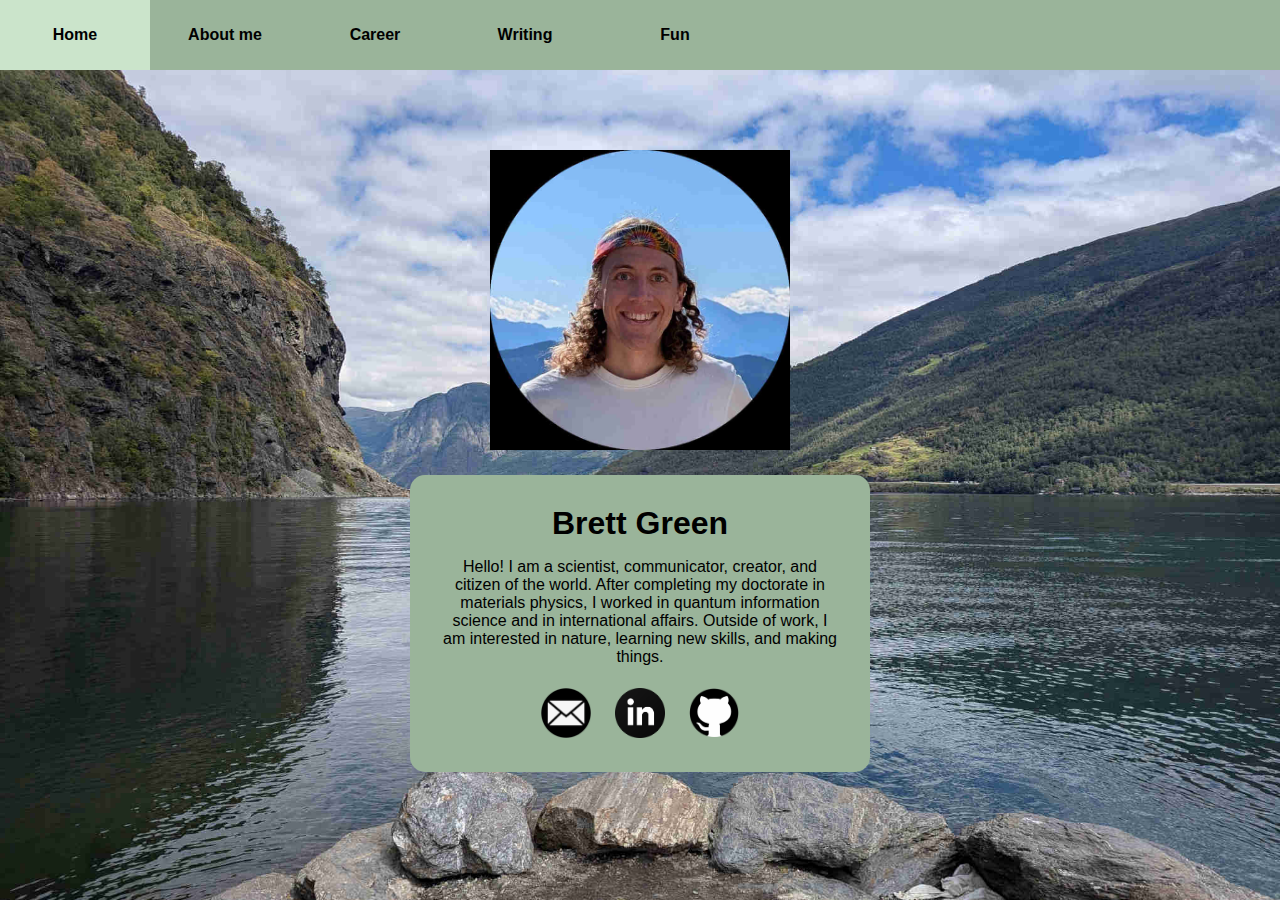
<file: index.html>
<!DOCTYPE html>
<html>
<head>
	<title>Home - Brett Green</title>
	<link rel="icon" href="img/home-icon.ico">
	<style>
	</style>
	<link rel="stylesheet" href="style/style-general.css">
	<link rel="stylesheet" href="style/style-navbar.css">
	<link rel="stylesheet" href="style/style-socialmedia.css">
	<script>
		function giveEmail() {
			alert('My e-mail is a Gmail address. The part before @ is surname dot first name dot r.')
		}
	</script>
</head>
<body>
	<div id="navbar">
	</div>
	<script src="script/script-navbar.js"></script>
	<div id="centercontent">
		<img src="img/Brett-Green-profile-photo-compressed.jpg" style="display:block; margin:auto; width:300px; padding-bottom:25px;" alt="Profile picture">
		<div class="centerblock" style="width:400px;">
			<h1 style="text-align:center;">Brett Green</h1>
			<p style="text-align:center;">
				Hello! I am a scientist, communicator, creator, and citizen of the world.
				After completing my doctorate in materials physics, I worked in quantum information science and in international affairs.
				Outside of work, I am interested in nature, learning new skills, and making things.
			</p>
			<div class="socialmediabox">
				<p class="socialmediap">
					<img class="socialmedialink" src="img/link-icon-email.png" onclick="giveEmail()">
					<a href="https://www.linkedin.com/in/brett-green/" target="_blank"><img class="socialmedialink" src="img/link-icon-linkedin.png"></a>
					<a href="https://github.com/Green-B" target="_blank"><img class="socialmedialink" src="img/link-icon-github.png"></a>
				</p>
			</div>
		</div>
	</div>
</body>
</html>
</file>
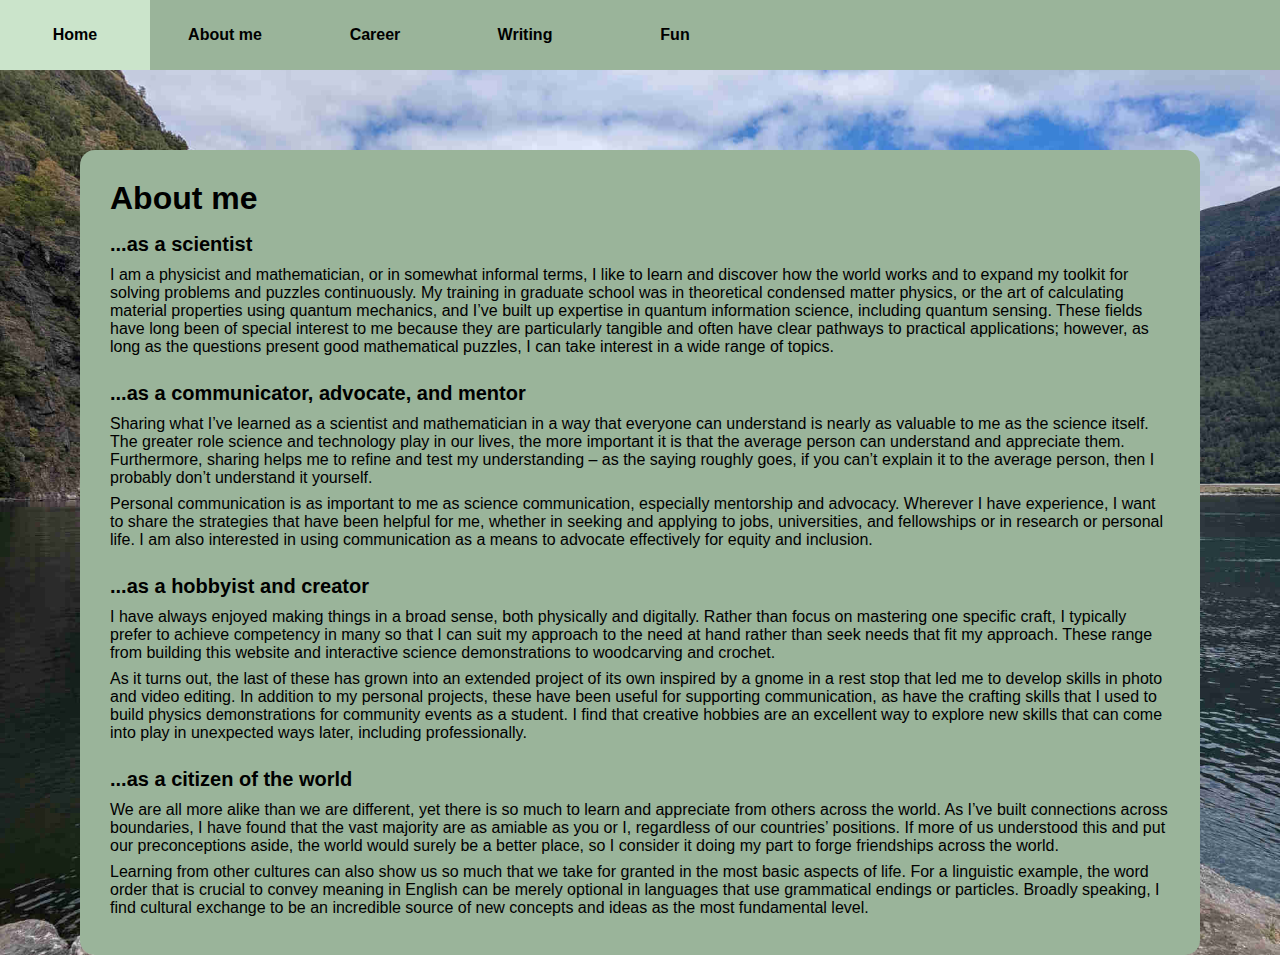
<file: about-me.html>
<!DOCTYPE html>
<html>
<head>
	<title>About me - Brett Green</title>
	<link rel="icon" href="img/home-icon.ico">
	<style>
	</style>
	<link rel="stylesheet" href="style/style-general.css">
	<link rel="stylesheet" href="style/style-navbar.css">
</head>
<body>
	<div id="navbar">
	</div>
	<script src="script/script-navbar.js"></script>
	<div id="centercontent">
		<div class="centerblock" style="margin-left:80px; margin-right:80px;">
			<h1>About me</h1>
			<h3>...as a scientist</h3>
			<p>I am a physicist and mathematician, or in somewhat informal terms, I like to learn and discover how the world works and to expand my toolkit for solving problems and puzzles continuously. My training in graduate school was in theoretical condensed matter physics, or the art of calculating material properties using quantum mechanics, and I’ve built up expertise in quantum information science, including quantum sensing. These fields have long been of special interest to me because they are particularly tangible and often have clear pathways to practical applications; however, as long as the questions present good mathematical puzzles, I can take interest in a wide range of topics.</p>
			<br>
			<h3>...as a communicator, advocate, and mentor</h3>
			<p>Sharing what I’ve learned as a scientist and mathematician in a way that everyone can understand is nearly as valuable to me as the science itself. The greater role science and technology play in our lives, the more important it is that the average person can understand and appreciate them. Furthermore, sharing helps me to refine and test my understanding – as the saying roughly goes, if you can’t explain it to the average person, then I probably don’t understand it yourself.</p>
			<p>Personal communication is as important to me as science communication, especially mentorship and advocacy. Wherever I have experience, I want to share the strategies that have been helpful for me, whether in seeking and applying to jobs, universities, and fellowships or in research or personal life. I am also interested in using communication as a means to advocate effectively for equity and inclusion.</p>
			<br>
			<h3>...as a hobbyist and creator</h3>
			<p>I have always enjoyed making things in a broad sense, both physically and digitally. Rather than focus on mastering one specific craft, I typically prefer to achieve competency in many so that I can suit my approach to the need at hand rather than seek needs that fit my approach. These range from building this website and interactive science demonstrations to woodcarving and crochet.</p>
			<p>As it turns out, the last of these has grown into an extended project of its own inspired by a gnome in a rest stop that led me to develop skills in photo and video editing. In addition to my personal projects, these have been useful for supporting communication, as have the crafting skills that I used to build physics demonstrations for community events as a student. I find that creative hobbies are an excellent way to explore new skills that can come into play in unexpected ways later, including professionally.</p>
			<br>
			<h3>...as a citizen of the world</h3>
			<p>We are all more alike than we are different, yet there is so much to learn and appreciate from others across the world. As I’ve built connections across boundaries, I have found that the vast majority are as amiable as you or I, regardless of our countries’ positions. If more of us understood this and put our preconceptions aside, the world would surely be a better place, so I consider it doing my part to forge friendships across the world.</p>
			<p>Learning from other cultures can also show us so much that we take for granted in the most basic aspects of life. For a linguistic example, the word order that is crucial to convey meaning in English can be merely optional in languages that use grammatical endings or particles. Broadly speaking, I find cultural exchange to be an incredible source of new concepts and ideas as the most fundamental level.</p>
		</div>
	</div>
</body>
</html>
</file>
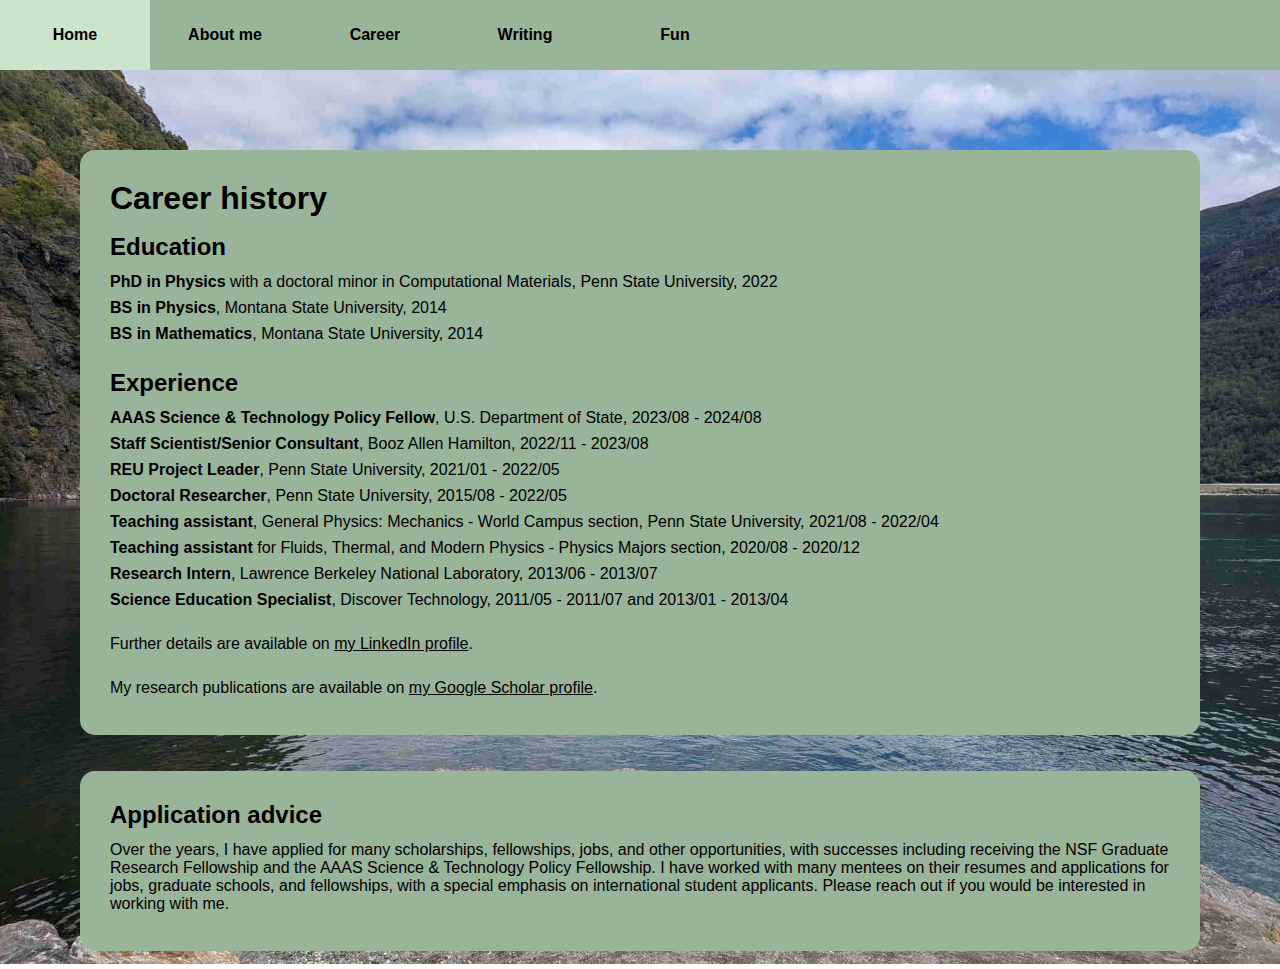
<file: career.html>
<!DOCTYPE html>
<html>
<head>
	<title>Career - Brett Green</title>
	<link rel="icon" href="img/home-icon.ico">
	<style>
	
	</style>
	<link rel="stylesheet" href="style/style-general.css">
	<link rel="stylesheet" href="style/style-navbar.css">
</head>
<body>
	<div id="navbar">
	</div>
	<script src="script/script-navbar.js"></script>
	
	<div id="centercontent">
		<div class="centerblock" style="margin-left:80px; margin-right:80px;">
			<h1>Career history</h1>
			<h2>Education</h2>
			<p><b>PhD in Physics</b> with a doctoral minor in Computational Materials, Penn State University, 2022</p>
			<p><b>BS in Physics</b>, Montana State University, 2014</p>
			<p><b>BS in Mathematics</b>, Montana State University, 2014</p>
			<br>
			<h2>Experience</h2>
			<p><b>AAAS Science & Technology Policy Fellow</b>, U.S. Department of State, 2023/08 - 2024/08</p>
			<p><b>Staff Scientist/Senior Consultant</b>, Booz Allen Hamilton, 2022/11 - 2023/08</p>
			<p><b>REU Project Leader</b>, Penn State University, 2021/01 - 2022/05</p>
			<p><b>Doctoral Researcher</b>, Penn State University, 2015/08 - 2022/05</p>
			<p><b>Teaching assistant</b>, General Physics: Mechanics - World Campus section, Penn State University, 2021/08 - 2022/04</p>
			<p><b>Teaching assistant</b> for Fluids, Thermal, and Modern Physics - Physics Majors section, 2020/08 - 2020/12</p>
			<p><b>Research Intern</b>, Lawrence Berkeley National Laboratory, 2013/06 - 2013/07</p>
			<p><b>Science Education Specialist</b>, Discover Technology, 2011/05 - 2011/07 and 2013/01 - 2013/04</p>
			<br>
			<p>Further details are available on <a href="https://www.linkedin.com/in/brett-green/" target="_blank">my LinkedIn profile</a>.</p>
			<br>
			<p>My research publications are available on <a href="https://scholar.google.com/citations?user=UV2JUxEAAAAJ" target="_blank">my Google Scholar profile</a>.</p>
		</div>
		<br>
		<br>
		<div class="centerblock" style="margin-left:80px; margin-right:80px;">
			<h2>Application advice</h2>
			<p>Over the years, I have applied for many scholarships, fellowships, jobs, and other opportunities,
			with successes including receiving the NSF Graduate Research Fellowship and the AAAS Science & Technology Policy Fellowship.
			I have worked with many mentees on their resumes and applications for jobs, graduate schools, and fellowships,
			with a special emphasis on international student applicants. Please reach out if you would be interested in working with me.</p>
		</div>
		<br>
	</div>
	
</body>
</html>
</file>
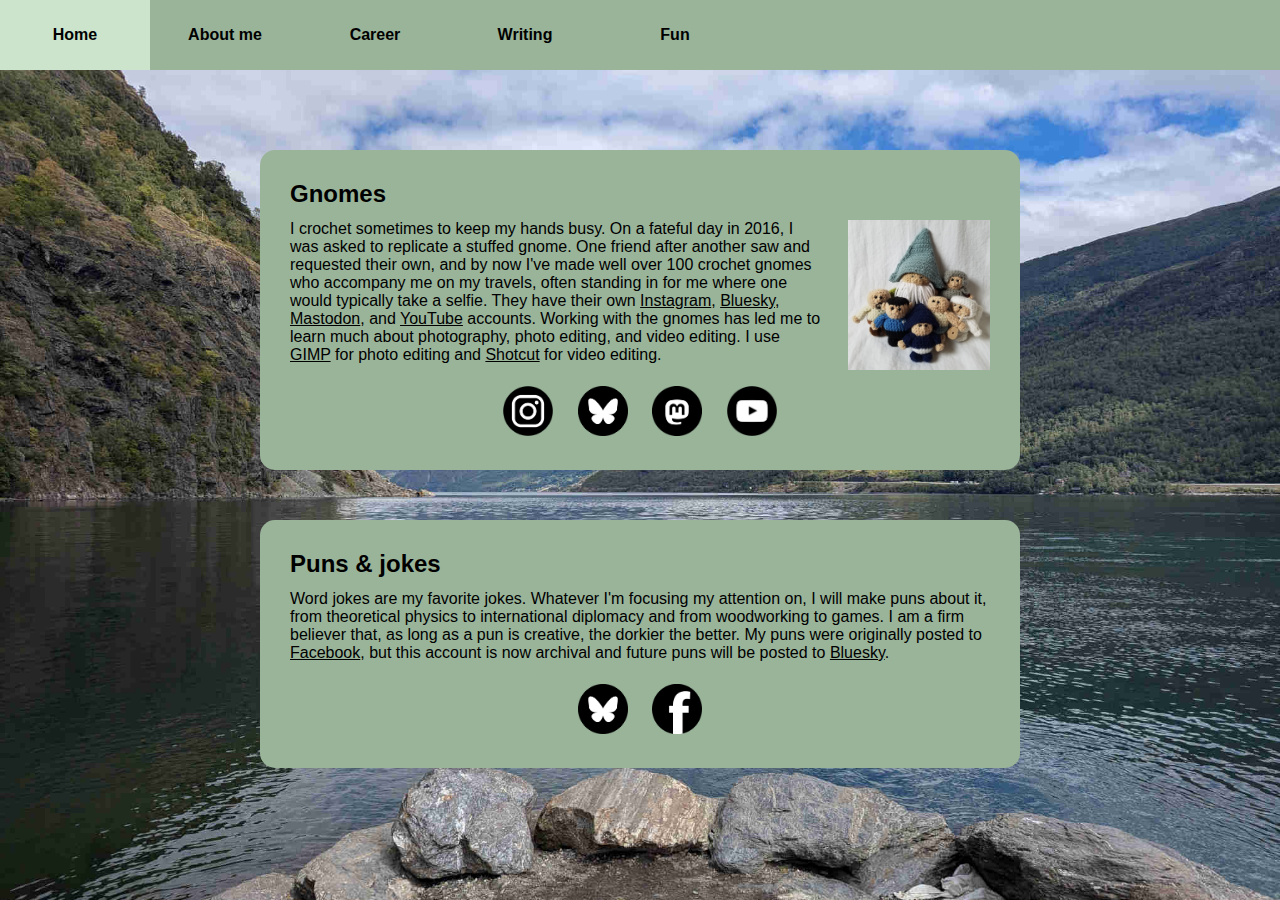
<file: fun.html>
<!DOCTYPE html>
<html>
<head>
	<title>Fun - Brett Green</title>
	<link rel="icon" href="img/home-icon.ico">
	<style>
	</style>
	<link rel="stylesheet" href="style/style-general.css">
	<link rel="stylesheet" href="style/style-navbar.css">
	<link rel="stylesheet" href="style/style-socialmedia.css">
</head>
<body>
	<div id="navbar">
	</div>
	<script src="script/script-navbar.js"></script>
	<div id="centercontent">
		<div class="centerblock" style="width:700px;">
			<h2>Gnomes</h2>
			<img src="img/fun-gnome-group.jpg" style="height:150px; float:right; margin-left:25px;">
			<p>I crochet sometimes to keep my hands busy. On a fateful day in 2016, I was asked to replicate a stuffed gnome.
			One friend after another saw and requested their own, and by now I've made well over 100 crochet gnomes who accompany me on my travels,
			often standing in for me where one would typically take a selfie.
			They have their own <a href="https://www.instagram.com/gnome.is.where.the.heart.is/" target="_blank">Instagram</a>, <a href="https://bsky.app/profile/gnoworriesbehappy.bsky.social/" target="_blank">Bluesky</a>, <a href="https://mastodon.social/@GnomeIsWhereTheHeartIs" target="_blank">Mastodon</a>, and <a href="https://www.youtube.com/@gnomeiswheretheheartis/" target="_blank">YouTube</a> accounts.
			Working with the gnomes has led me to learn much about photography, photo editing, and video editing.
			I use <a href="https://www.gimp.org/" target="_blank">GIMP</a> for photo editing and <a href="https://www.shotcut.org/" target="_blank">Shotcut</a> for video editing.</p>
			<div class="socialmediabox">
				<p class="socialmediap">
					<a href="https://www.instagram.com/gnome.is.where.the.heart.is/" target="_blank"><img class="socialmedialink" src="img/link-icon-instagram.png"></a>
					<a href="https://bsky.app/profile/gnoworriesbehappy.bsky.social/" target="_blank"><img class="socialmedialink" src="img/link-icon-bluesky.png"></a>
					<a href="https://mastodon.social/@GnomeIsWhereTheHeartIs" target="_blank"><img class="socialmedialink" src="img/link-icon-mastodon.png"></a>
					<a href="https://www.youtube.com/@gnomeiswheretheheartis/" target="_blank"><img class="socialmedialink" src="img/link-icon-youtube.png"></a>
				</p>
			</div>
		</div>
		<div class="centerblock" style="width:700px; margin-top:50px;">
			<h2>Puns & jokes</h2>
			<p>Word jokes are my favorite jokes. Whatever I'm focusing my attention on, I will make puns about it,
			from theoretical physics to international diplomacy and from woodworking to games.
			I am a firm believer that, as long as a pun is creative, the dorkier the better.
			My puns were originally posted to <a href="https://www.facebook.com/brettspunsandjokes" target="_blank">Facebook</a>,
			but this account is now archival and future puns will be posted to <a href="https://bsky.app/profile/brettspunsandjokes.bsky.social" target="_blank">Bluesky</a>.</p>
			<div class="socialmediabox">
				<p class="socialmediap">
					<a href="https://bsky.app/profile/brettspunsandjokes.bsky.social" target="_blank"><img class="socialmedialink" src="img/link-icon-bluesky.png"></a>
					<a href="https://www.facebook.com/brettspunsandjokes" target="_blank"><img class="socialmedialink" src="img/link-icon-facebook.png"></a>
				</p>
			</div>
		</div>
	</div>
</body>
</html>
</file>
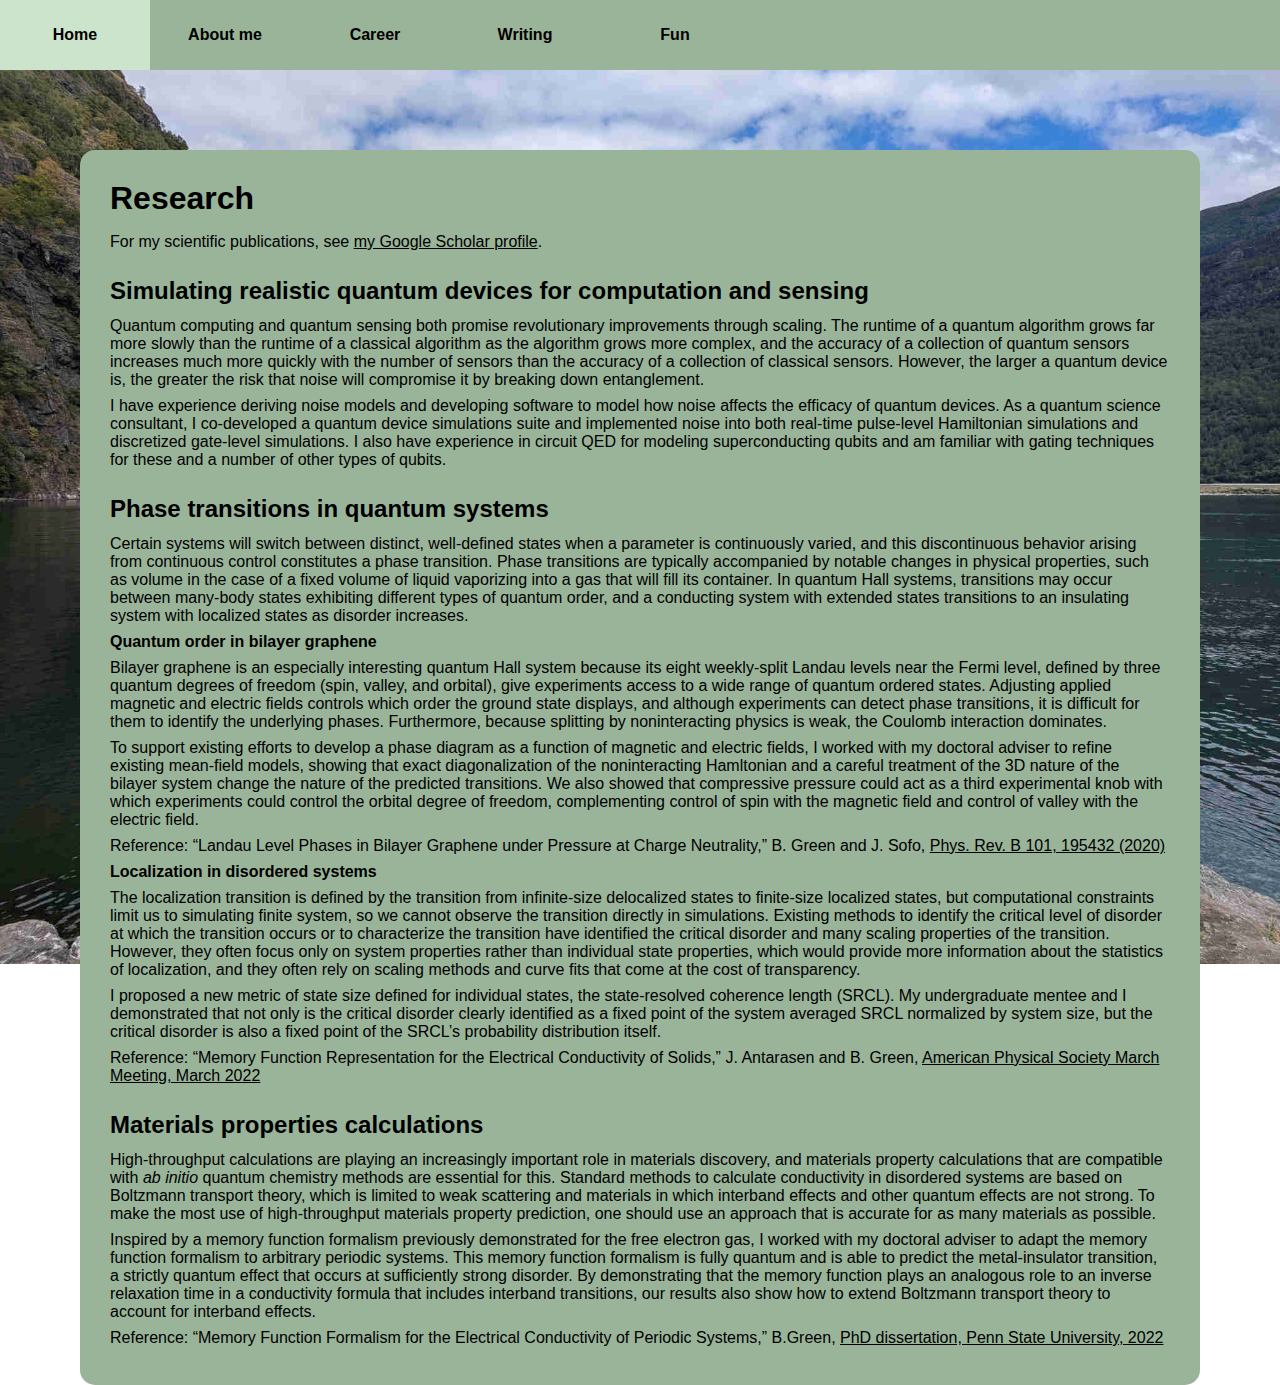
<file: research.html>
<!DOCTYPE html>
<html>
<head>
	<title>Research - Brett Green</title>
	<link rel="icon" href="img/home-icon.ico">
	<link rel="stylesheet" href="style/style-general.css">
	<link rel="stylesheet" href="style/style-navbar.css">
</head>
<body>
	<div id="navbar">
	</div>
	<script src="script/script-navbar.js"></script>
	<div id="centercontent">
		<div class="centerblock" style="margin-left:80px; margin-right:80px;">
			<h1>Research</h1>
			<p>For my scientific publications, see <a href="https://scholar.google.com/citations?user=UV2JUxEAAAAJ" target="_blank">my Google Scholar profile</a>.</p>
			<br>
			<h2>Simulating realistic quantum devices for computation and sensing</h2>
			<p>Quantum computing and quantum sensing both promise revolutionary improvements through scaling. The runtime of a quantum algorithm grows far more slowly than the runtime of a classical algorithm as the algorithm grows more complex, and the accuracy of a collection of quantum sensors increases much more quickly with the number of sensors than the accuracy of a collection of classical sensors. However, the larger a quantum device is, the greater the risk that noise will compromise it by breaking down entanglement.</p>
			<p>I have experience deriving noise models and developing software to model how noise affects the efficacy of quantum devices. As a quantum science consultant, I co-developed a quantum device simulations suite and implemented noise into both real-time pulse-level Hamiltonian simulations and discretized gate-level simulations. I also have experience in circuit QED for modeling superconducting qubits and am familiar with gating techniques for these and a number of other types of qubits.</p>
			<br>
			<h2>Phase transitions in quantum systems</h2>
			<p>Certain systems will switch between distinct, well-defined states when a parameter is continuously varied, and this discontinuous behavior arising from continuous control constitutes a phase transition. Phase transitions are typically accompanied by notable changes in physical properties, such as volume in the case of a fixed volume of liquid vaporizing into a gas that will fill its container. In quantum Hall systems, transitions may occur between many-body states exhibiting different types of quantum order, and a conducting system with extended states transitions to an insulating system with localized states as disorder increases.</p>
			<h4>Quantum order in bilayer graphene</h4>
			<p>Bilayer graphene is an especially interesting quantum Hall system because its eight weekly-split Landau levels near the Fermi level, defined by three quantum degrees of freedom (spin, valley, and orbital), give experiments access to a wide range of quantum ordered states. Adjusting applied magnetic and electric fields controls which order the ground state displays, and although experiments can detect phase transitions, it is difficult for them to identify the underlying phases. Furthermore, because splitting by noninteracting physics is weak, the Coulomb interaction dominates.</p>
			<p>To support existing efforts to develop a phase diagram as a function of magnetic and electric fields, I worked with my doctoral adviser to refine existing mean-field models, showing that exact diagonalization of the noninteracting Hamltonian and a careful treatment of the 3D nature of the bilayer system change the nature of the predicted transitions. We also showed that compressive pressure could act as a third experimental knob with which experiments could control the orbital degree of freedom, complementing control of spin with the magnetic field and control of valley with the electric field.</p>
			<p> Reference: “Landau Level Phases in Bilayer Graphene under Pressure at Charge Neutrality,” B. Green and J. Sofo, <a href="https://journals.aps.org/prb/abstract/10.1103/PhysRevB.101.195432" target="_blank">Phys. Rev. B 101, 195432 (2020)</a></p>
			<h4>Localization in disordered systems</h4>
			<p>The localization transition is defined by the transition from infinite-size delocalized states to finite-size localized states, but computational constraints limit us to simulating finite system, so we cannot observe the transition directly in simulations. Existing methods to identify the critical level of disorder at which the transition occurs or to characterize the transition have identified the critical disorder and many scaling properties of the transition. However, they often focus only on system properties rather than individual state properties, which would provide more information about the statistics of localization, and they often rely on scaling methods and curve fits that come at the cost of transparency.</p>
			<p>I proposed a new metric of state size defined for individual states, the state-resolved coherence length (SRCL). My undergraduate mentee and I demonstrated that not only is the critical disorder clearly identified as a fixed point of the system averaged SRCL normalized by system size, but the critical disorder is also a fixed point of the SRCL’s probability distribution itself.</p>
			<p>Reference: “Memory Function Representation for the Electrical Conductivity of Solids,” J. Antarasen and B. Green, <a href="https://meetings.aps.org/Meeting/MAR22/Session/A46.13" target="_blank">American Physical Society March Meeting, March 2022</a></p>
			<br>
			<h2>Materials properties calculations</h2>
			<p>High-throughput calculations are playing an increasingly important role in materials discovery, and materials property calculations that are compatible with <i>ab initio</i> quantum chemistry methods are essential for this. Standard methods to calculate conductivity in disordered systems are based on Boltzmann transport theory, which is limited to weak scattering and materials in which interband effects and other quantum effects are not strong. To make the most use of high-throughput materials property prediction, one should use an approach that is accurate for as many materials as possible.</p>
			<p>Inspired by a memory function formalism previously demonstrated for the free electron gas, I worked with my doctoral adviser to adapt the memory function formalism to arbitrary periodic systems. This memory function formalism is fully quantum and is able to predict the metal-insulator transition, a strictly quantum effect that occurs at sufficiently strong disorder. By demonstrating that the memory function plays an analogous role to an inverse relaxation time in a conductivity formula that includes interband transitions, our results also show how to extend Boltzmann transport theory to account for interband effects.</p>
			<p>Reference: “Memory Function Formalism for the Electrical Conductivity of Periodic Systems,” B.Green, <a href="https://etda.libraries.psu.edu/catalog/23374brg5241" target="_blank">PhD dissertation, Penn State University, 2022</a></p>
		</div>
	</div>
</body>
</html>
</file>
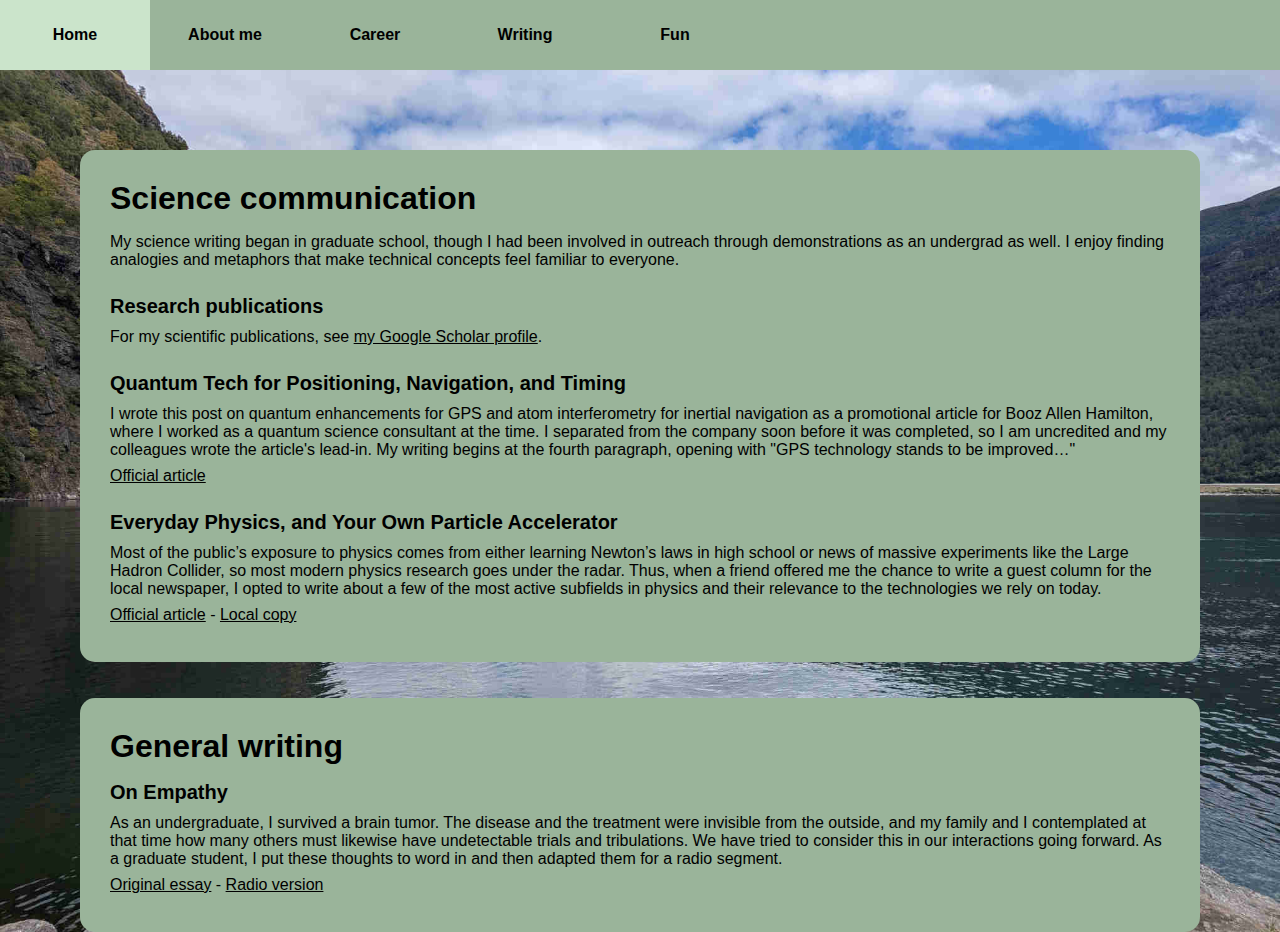
<file: writing.html>
<!DOCTYPE html>
<html>
<head>
	<title>Writing - Brett Green</title>
	<link rel="icon" href="img/home-icon.ico">
	<style>
	</style>
	<link rel="stylesheet" href="style/style-general.css">
	<link rel="stylesheet" href="style/style-navbar.css">
</head>
<body>
	<div id="navbar">
	</div>
	<script src="script/script-navbar.js"></script>
	<div id="centercontent">
		<div class="centerblock" style="margin-left:80px; margin-right:80px;">
			<h1>Science communication</h1>
			<p>My science writing began in graduate school, though I had been involved in outreach through demonstrations as an undergrad as well.
			I enjoy finding analogies and metaphors that make technical concepts feel familiar to everyone.</p>
			<br>
			<h3>Research publications</h3>
			<p>For my scientific publications, see <a href="https://scholar.google.com/citations?user=UV2JUxEAAAAJ" target="_blank">my Google Scholar profile</a>.</p>
			<br>
			<h3>Quantum Tech for Positioning, Navigation, and Timing</h3>
			<p>I wrote this post on quantum enhancements for GPS and atom interferometry for inertial navigation
			as a promotional article for Booz Allen Hamilton, where I worked as a quantum science consultant at the time.
			I separated from the company soon before it was completed, so I am uncredited and my colleagues wrote the article's lead-in.
			My writing begins at the fourth paragraph, opening with "GPS technology stands to be improved…"</p>
			<p><a href="https://www.boozallen.com/expertise/analytics/quantum-sensing.html" target="_blank">Official article</a></p>
			<br>
			<h3>Everyday Physics, and Your Own Particle Accelerator</h3>
			<p>Most of the public’s exposure to physics comes from either learning Newton’s laws in high school
			or news of massive experiments like the Large Hadron Collider, so most modern physics research goes under the radar.
			Thus, when a friend offered me the chance to write a guest column for the local newspaper,
			I opted to write about a few of the most active subfields in physics and their relevance to the technologies we rely on today.</p>
			<p><a href="https://cdapress.com/news/2022/aug/11/everyday-physics-and-your-own-particle-accelerator/" target="_blank">Official article</a> - <a href="writing/everyday-physics.html">Local copy</a></p>
		</div>
		<br>
		<br>
		<div class="centerblock" style="margin-left:80px; margin-right:80px;">
			<h1>General writing</h1>
			<h3>On Empathy</h3>
			<p>As an undergraduate, I survived a brain tumor. The disease and the treatment were invisible from the outside,
			and my family and I contemplated at that time how many others must likewise have undetectable trials and tribulations.
			We have tried to consider this in our interactions going forward.
			As a graduate student, I put these thoughts to word in and then adapted them for a radio segment.</p>
			<p><a href="writing/empathy.html">Original essay</a> - <a href="https://radio.wpsu.org/medicine-and-health/2019-12-05/this-i-believe-i-believe-in-empathy" target="_blank">Radio version</a></p>
		</div>
	</div>
</body>
</html>
</file>
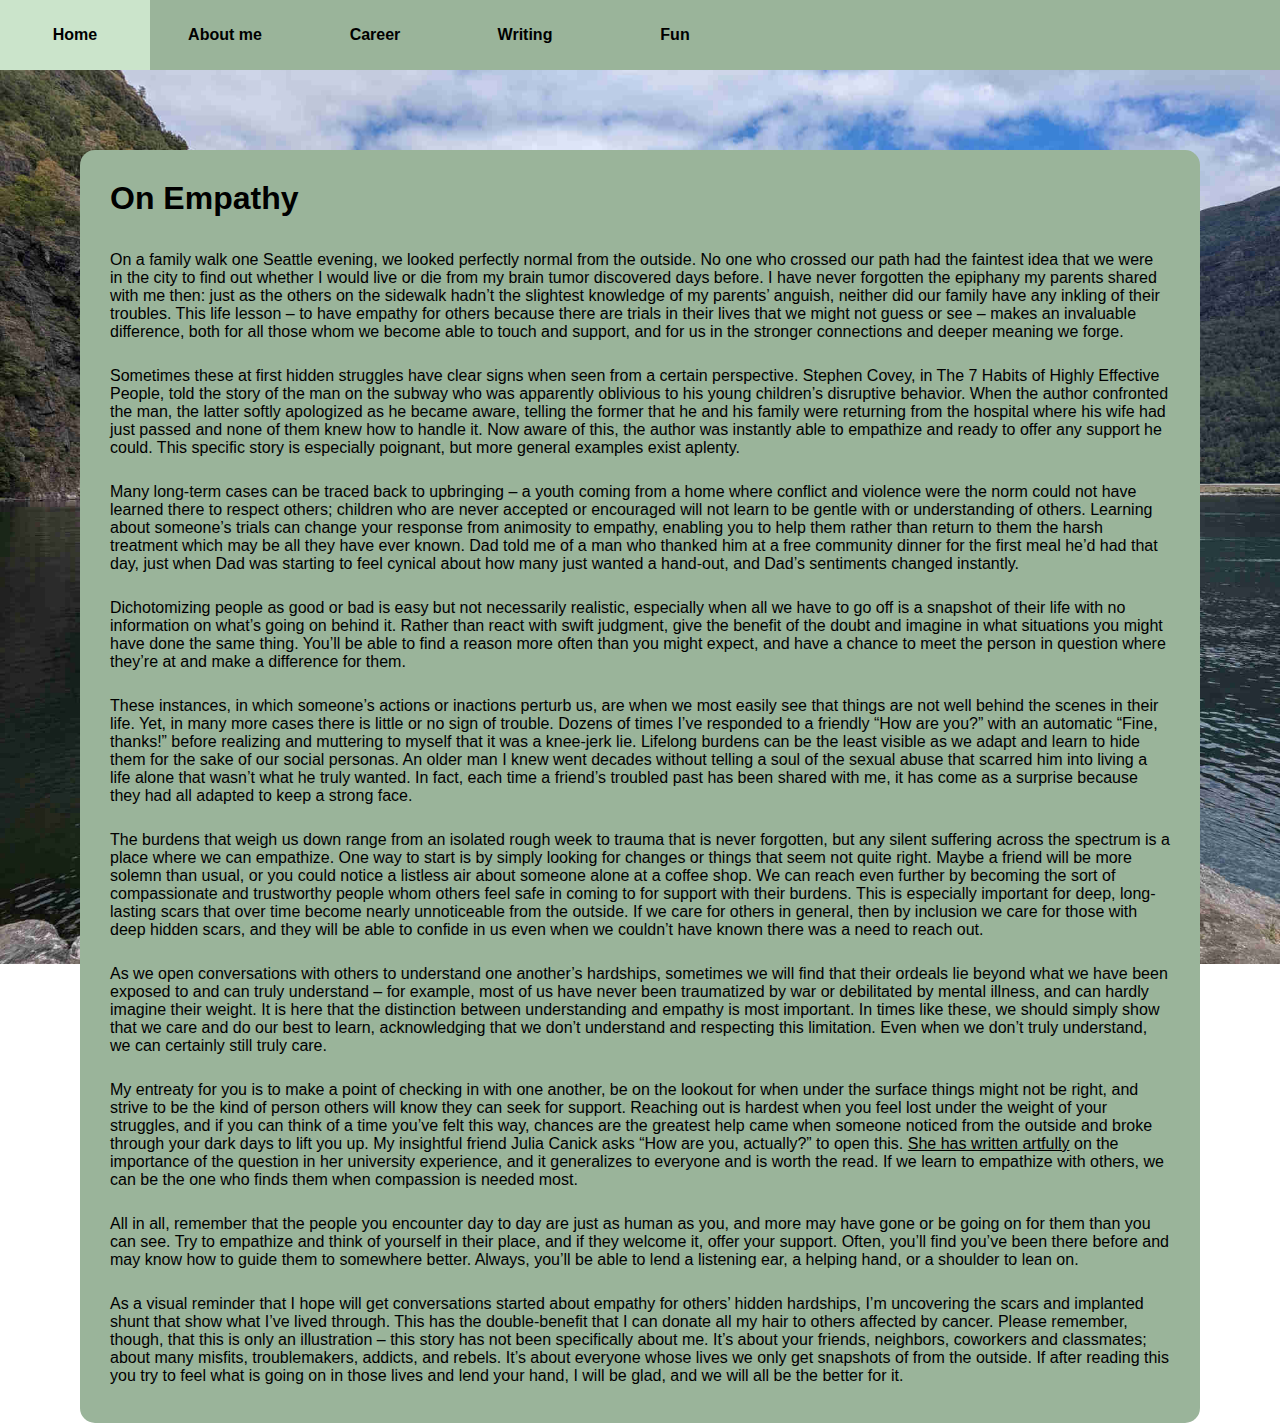
<file: writing/empathy.html>
<!DOCTYPE html>
<html>
<head>
	<title>Empathy - Brett Green</title>
	<link rel="icon" href="../img/home-icon.ico">
	<link rel="stylesheet" href="../style/style-general.css">
	<link rel="stylesheet" href="../style/style-navbar.css">
</head>
<body>
	<div id="navbar">
	</div>
	<script src="../script/script-navbar.js"></script>
	<div id="centercontent">
		<div class="centerblock" style="margin-left:80px; margin-right:80px;">
			<h1>On Empathy</h2>
			<br>
			<p>On a family walk one Seattle evening, we looked perfectly normal from the outside. No one who crossed our path had the faintest idea that we were in the city to find out whether I would live or die from my brain tumor discovered days before. I have never forgotten the epiphany my parents shared with me then: just as the others on the sidewalk hadn’t the slightest knowledge of my parents’ anguish, neither did our family have any inkling of their troubles. This life lesson – to have empathy for others because there are trials in their lives that we might not guess or see – makes an invaluable difference, both for all those whom we become able to touch and support, and for us in the stronger connections and deeper meaning we forge.</p>
			<br>
			<p>Sometimes these at first hidden struggles have clear signs when seen from a certain perspective. Stephen Covey, in The 7 Habits of Highly Effective People, told the story of the man on the subway who was apparently oblivious to his young children’s disruptive behavior. When the author confronted the man, the latter softly apologized as he became aware, telling the former that he and his family were returning from the hospital where his wife had just passed and none of them knew how to handle it. Now aware of this, the author was instantly able to empathize and ready to offer any support he could. This specific story is especially poignant, but more general examples exist aplenty.</p>
			<br>
			<p>Many long-term cases can be traced back to upbringing – a youth coming from a home where conflict and violence were the norm could not have learned there to respect others; children who are never accepted or encouraged will not learn to be gentle with or understanding of others. Learning about someone’s trials can change your response from animosity to empathy, enabling you to help them rather than return to them the harsh treatment which may be all they have ever known. Dad told me of a man who thanked him at a free community dinner for the first meal he’d had that day, just when Dad was starting to feel cynical about how many just wanted a hand-out, and Dad’s sentiments changed instantly.</p>
			<br>
			<p>Dichotomizing people as good or bad is easy but not necessarily realistic, especially when all we have to go off is a snapshot of their life with no information on what’s going on behind it. Rather than react with swift judgment, give the benefit of the doubt and imagine in what situations you might have done the same thing. You’ll be able to find a reason more often than you might expect, and have a chance to meet the person in question where they’re at and make a difference for them.</p>
			<br>
			<p>These instances, in which someone’s actions or inactions perturb us, are when we most easily see that things are not well behind the scenes in their life. Yet, in many more cases there is little or no sign of trouble. Dozens of times I’ve responded to a friendly “How are you?” with an automatic “Fine, thanks!” before realizing and muttering to myself that it was a knee-jerk lie. Lifelong burdens can be the least visible as we adapt and learn to hide them for the sake of our social personas. An older man I knew went decades without telling a soul of the sexual abuse that scarred him into living a life alone that wasn’t what he truly wanted. In fact, each time a friend’s troubled past has been shared with me, it has come as a surprise because they had all adapted to keep a strong face.</p>
			<br>
			<p>The burdens that weigh us down range from an isolated rough week to trauma that is never forgotten, but any silent suffering across the spectrum is a place where we can empathize. One way to start is by simply looking for changes or things that seem not quite right. Maybe a friend will be more solemn than usual, or you could notice a listless air about someone alone at a coffee shop. We can reach even further by becoming the sort of compassionate and trustworthy people whom others feel safe in coming to for support with their burdens. This is especially important for deep, long-lasting scars that over time become nearly unnoticeable from the outside. If we care for others in general, then by inclusion we care for those with deep hidden scars, and they will be able to confide in us even when we couldn’t have known there was a need to reach out.</p>
			<br>
			<p>As we open conversations with others to understand one another’s hardships, sometimes we will find that their ordeals lie beyond what we have been exposed to and can truly understand – for example, most of us have never been traumatized by war or debilitated by mental illness, and can hardly imagine their weight. It is here that the distinction between understanding and empathy is most important. In times like these, we should simply show that we care and do our best to learn, acknowledging that we don’t understand and respecting this limitation. Even when we don’t truly understand, we can certainly still truly care.</p>
			<br>
			<p>My entreaty for you is to make a point of checking in with one another, be on the lookout for when under the surface things might not be right, and strive to be the kind of person others will know they can seek for support. Reaching out is hardest when you feel lost under the weight of your struggles, and if you can think of a time you’ve felt this way, chances are the greatest help came when someone noticed from the outside and broke through your dark days to lift you up. My insightful friend Julia Canick asks “How are you, actually?” to open this. <a href="https://www.thecrimson.com/article/2015/10/28/how-are-you-actually/" target="_blank">She has written artfully</a> on the importance of the question in her university experience, and it generalizes to everyone and is worth the read. If we learn to empathize with others, we can be the one who finds them when compassion is needed most.</p>
			<br>
			<p>All in all, remember that the people you encounter day to day are just as human as you, and more may have gone or be going on for them than you can see. Try to empathize and think of yourself in their place, and if they welcome it, offer your support. Often, you’ll find you’ve been there before and may know how to guide them to somewhere better. Always, you’ll be able to lend a listening ear, a helping hand, or a shoulder to lean on.</p>
			<br>
			<p>As a visual reminder that I hope will get conversations started about empathy for others’ hidden hardships, I’m uncovering the scars and implanted shunt that show what I’ve lived through. This has the double-benefit that I can donate all my hair to others affected by cancer. Please remember, though, that this is only an illustration – this story has not been specifically about me. It’s about your friends, neighbors, coworkers and classmates; about many misfits, troublemakers, addicts, and rebels. It’s about everyone whose lives we only get snapshots of from the outside. If after reading this you try to feel what is going on in those lives and lend your hand, I will be glad, and we will all be the better for it.</p>
		</div>
	</div>
</body>
</html>
</file>
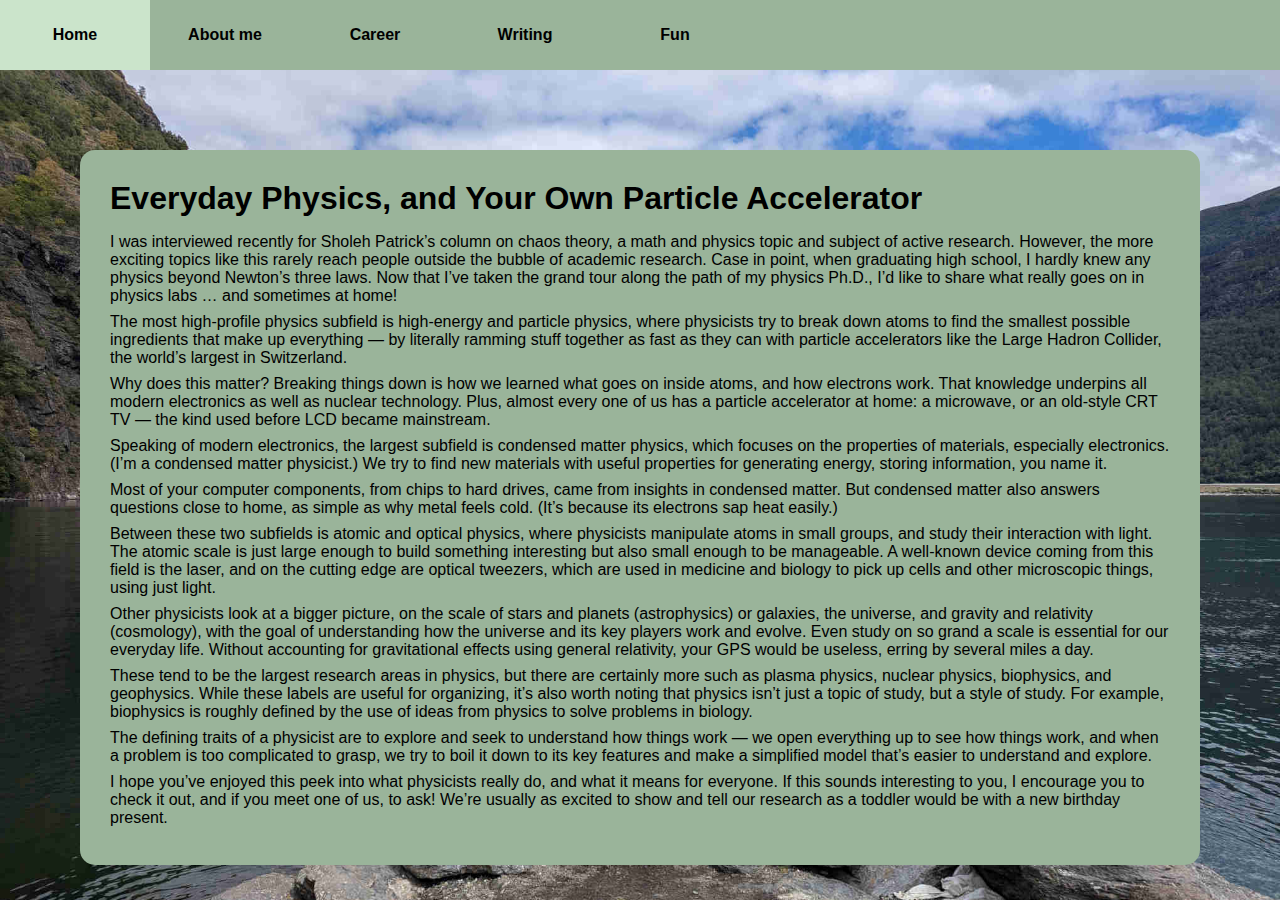
<file: writing/everyday-physics.html>
<!DOCTYPE html>
<html>
<head>
	<title>Everyday Physics, and Your Own Particle Accelerator - Brett Green</title>
	<link rel="icon" href="img/home-icon.ico">
	<link rel="stylesheet" href="../style/style-general.css">
	<link rel="stylesheet" href="../style/style-navbar.css">
</head>
<body>
	<div id="navbar">
	</div>
	<script src="../script/script-navbar.js"></script>
	<div id="centercontent">
		<div class="centerblock" style="margin-left:80px; margin-right:80px;">
			<h1>Everyday Physics, and Your Own Particle Accelerator</h1>
			<p>I was interviewed recently for Sholeh Patrick’s column on chaos theory, a math and physics topic and subject of active research. However, the more exciting topics like this rarely reach people outside the bubble of academic research. Case in point, when graduating high school, I hardly knew any physics beyond Newton’s three laws. Now that I’ve taken the grand tour along the path of my physics Ph.D., I’d like to share what really goes on in physics labs … and sometimes at home!
			<p>The most high-profile physics subfield is high-energy and particle physics, where physicists try to break down atoms to find the smallest possible ingredients that make up everything — by literally ramming stuff together as fast as they can with particle accelerators like the Large Hadron Collider, the world’s largest in Switzerland.
			<p>Why does this matter? Breaking things down is how we learned what goes on inside atoms, and how electrons work. That knowledge underpins all modern electronics as well as nuclear technology. Plus, almost every one of us has a particle accelerator at home: a microwave, or an old-style CRT TV — the kind used before LCD became mainstream.
			<p>Speaking of modern electronics, the largest subfield is condensed matter physics, which focuses on the properties of materials, especially electronics. (I’m a condensed matter physicist.) We try to find new materials with useful properties for generating energy, storing information, you name it.
			<p>Most of your computer components, from chips to hard drives, came from insights in condensed matter. But condensed matter also answers questions close to home, as simple as why metal feels cold. (It’s because its electrons sap heat easily.)
			<p>Between these two subfields is atomic and optical physics, where physicists manipulate atoms in small groups, and study their interaction with light. The atomic scale is just large enough to build something interesting but also small enough to be manageable. A well-known device coming from this field is the laser, and on the cutting edge are optical tweezers, which are used in medicine and biology to pick up cells and other microscopic things, using just light.
			<p>Other physicists look at a bigger picture, on the scale of stars and planets (astrophysics) or galaxies, the universe, and gravity and relativity (cosmology), with the goal of understanding how the universe and its key players work and evolve. Even study on so grand a scale is essential for our everyday life. Without accounting for gravitational effects using general relativity, your GPS would be useless, erring by several miles a day.
			<p>These tend to be the largest research areas in physics, but there are certainly more such as plasma physics, nuclear physics, biophysics, and geophysics. While these labels are useful for organizing, it’s also worth noting that physics isn’t just a topic of study, but a style of study. For example, biophysics is roughly defined by the use of ideas from physics to solve problems in biology.
			<p>The defining traits of a physicist are to explore and seek to understand how things work — we open everything up to see how things work, and when a problem is too complicated to grasp, we try to boil it down to its key features and make a simplified model that’s easier to understand and explore.
			<p>I hope you’ve enjoyed this peek into what physicists really do, and what it means for everyone. If this sounds interesting to you, I encourage you to check it out, and if you meet one of us, to ask! We’re usually as excited to show and tell our research as a toddler would be with a new birthday present.
		</div>
	</div>
</body>
</html>
</file>
<file: style/style-general.css>
html, body {
	height: 100%;
	margin: 0;
	font-family: Verdana, sans-serif;
	background-image: url("../img/background-Sognefjord-compressed.jpg");
	background-repeat: no-repeat;
	background-attachment: fixed;
	background-size: cover;
	-webkit-background-size: cover;
	-moz-background-size: cover;
	-o-background-size: cover;
}

#centercontent {
	padding-top:80px;
}

.centerblock {
	margin: auto;
	padding: 30px;
	background: #9ab49a;
	border-radius: 15px;
}

h1 {
	display: block;
	margin: 0px 0px 16px 0px;
	font-weight: bold;
	font-size: 32px;
}

h2 {
	display: block;
	margin: 0px 0px 12px 0px;
	font-weight: bold;
	font-size: 24px;
}

h3 {
	display: block;
	margin: 0px 0px 10px 0px;
	font-weight: bold;
	font-size: 20px;
}

h4 {
	display: block;
	margin: 0px 0px 8px 0px;
	font-weight: bold;
	font-size: 16px;
}

p {
	margin: 0px 0px 8px 0px;
}

a {
	color: black;
}
</file>
<file: style/style-navbar.css>
#navbar {
	width: 100%;
	height: 70px;
	background: #9ab49a;
}

.navbarbutton {
	width: 150px;
	height: 100%;
	float: left;
	line-height: 70px;
	text-align: center;
}

.navbarbutton:hover {
	background: #cbe4cb;
}

a.navlink {
	color: black;
	font-weight: bold;
	font-style: normal;
	text-decoration: none;
}
</file>
<file: style/style-socialmedia.css>
div.socialmediabox {
	height: 60px;
}

p.socialmediap {
	text-align: center;
	line-height: 60px;
	margin-top: 1em;
}

img.socialmedialink {
	width: 50px;
	margin-left: 10px;
	margin-right: 10px;
	vertical-align: middle;
	transition: width 0.25s;
}

img.socialmedialink:hover {
	width: 60px;
}
</file>
